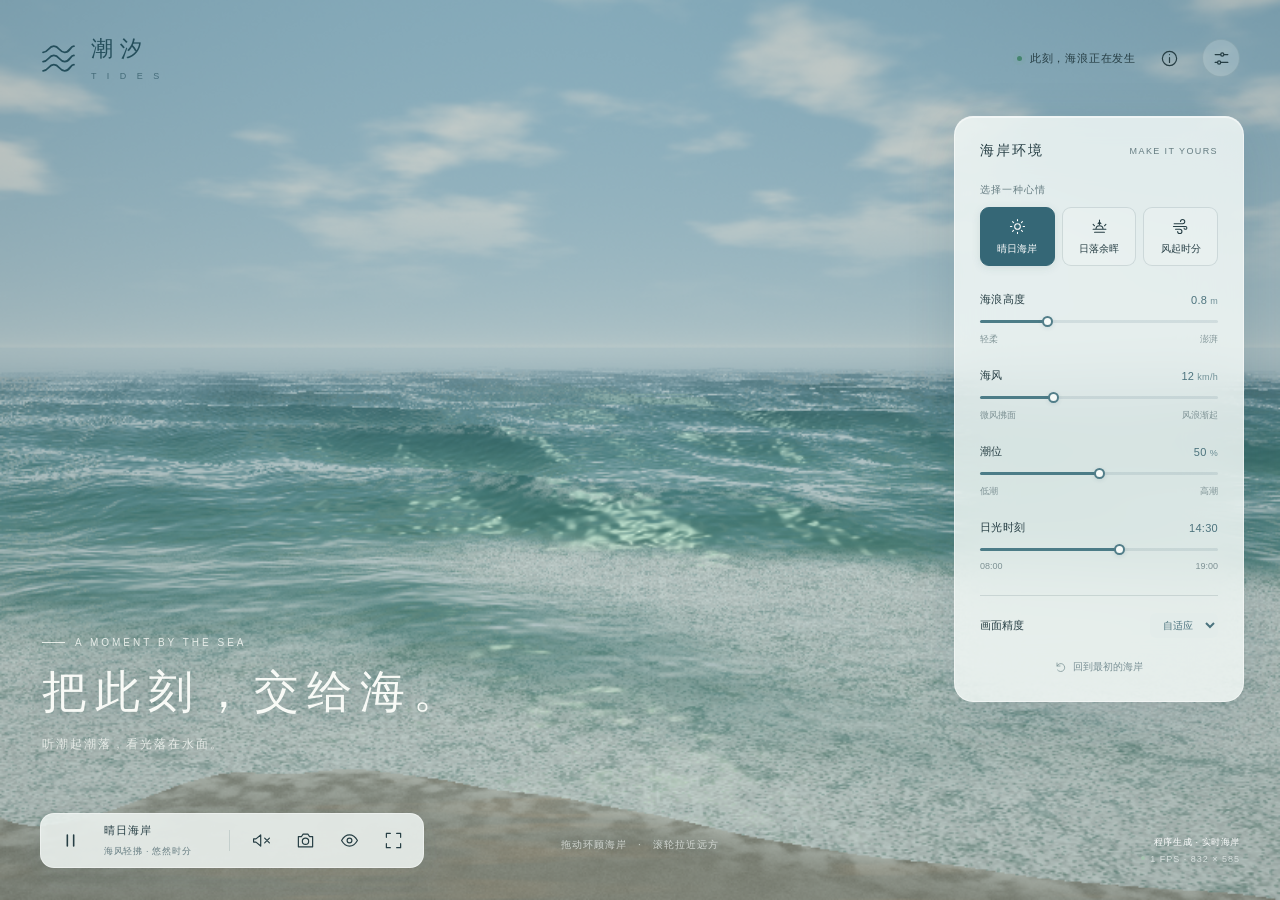
<file: 素材/GPT-6.1 Sol/04-海岸模拟.html>
<!doctype html>
<html lang="zh-CN">
<head>
<meta charset="utf-8"><meta name="viewport" content="width=device-width,initial-scale=1,viewport-fit=cover">
<meta name="theme-color" content="#a8cbd1"><meta name="description" content="一片可以停留的海岸。实时海浪、日光、泡沫与海风。">
<title>潮汐 TIDES · 实时海岸</title><link rel="icon" href="data:image/svg+xml,%3Csvg xmlns=%27http://www.w3.org/2000/svg%27 viewBox=%270 0 40 40%27%3E%3Crect width=%2740%27 height=%2740%27 rx=%279%27 fill=%27%233b7180%27/%3E%3Cpath d=%27M6 16q7-8 14 0t14 0M6 24q7-8 14 0t14 0%27 stroke=%27%23edf4ef%27 stroke-width=%272%27 fill=%27none%27/%3E%3C/svg%3E">
<style>
:root{color-scheme:light;--ink:#263e44;--muted:#667d82;--line:rgba(40,74,82,.14);--glass:rgba(245,250,248,.82);--accent:#316676;--ease:cubic-bezier(.2,.8,.2,1)}
*{box-sizing:border-box}body{margin:0;overflow:hidden;background:#a8cbd1;color:var(--ink);font-family:-apple-system,BlinkMacSystemFont,"PingFang SC","Microsoft YaHei",sans-serif;font-size:13px}button,input,select{font:inherit}button{cursor:pointer;color:inherit}button:focus-visible,input:focus-visible,select:focus-visible{outline:2px solid #3e788b;outline-offset:5px}button{border:0;background:none}button:disabled{cursor:wait}canvas{position:fixed;inset:0;width:100%;height:100%;display:block;touch-action:none;cursor:grab}canvas:active{cursor:grabbing}svg{width:19px;height:19px;fill:none;stroke:currentColor;stroke-width:1.5;stroke-linecap:round;stroke-linejoin:round;flex-shrink:0}.ui{transition:opacity .5s,transform .5s var(--ease)}.topbar{position:fixed;top:34px;left:40px;right:40px;display:flex;align-items:center;justify-content:space-between;pointer-events:none}.topbar>*{pointer-events:auto}.brand{display:flex;align-items:center;gap:14px;color:#244e5b}.brand>svg{width:37px;height:37px;stroke-width:1.2}.brand h1{font-weight:500;font-size:22px;letter-spacing:7px;margin:0 0 3px}.brand span{font-size:9px;letter-spacing:4px;opacity:.65}.top-actions{display:flex;align-items:center;gap:14px}.live{display:flex;align-items:center;gap:8px;font-size:11px;letter-spacing:.8px}.live i{width:5px;height:5px;border-radius:50%;background:#45856f;box-shadow:0 0 0 4px #70a98c16}.icon-btn{width:38px;height:38px;display:flex;align-items:center;justify-content:center;border-radius:50%;transition:background .2s}.icon-btn:hover{background:#ffffff40}.outline{border:1px solid #4065732b;background:#f8fcfa30}.title-block{position:fixed;left:42px;bottom:147px;pointer-events:none;color:#f8faf6;text-shadow:0 2px 24px #143b4166}.eyebrow{font-size:10px;letter-spacing:3px;opacity:.83;display:flex;gap:10px;align-items:center}.eyebrow:before{content:"";display:inline-block;width:23px;height:1px;background:currentColor}.title-block h2{font-family:"Songti SC","STSong","Noto Serif CJK SC",serif;font-size:45px;font-weight:400;letter-spacing:8px;line-height:1.4;margin:13px 0 12px}.title-block p{font-size:12px;letter-spacing:2px;opacity:.78;margin:0}.panel{position:fixed;right:36px;top:116px;width:290px;border-radius:19px;background:var(--glass);border:1px solid #ffffff70;box-shadow:0 12px 50px #133a4820,inset 0 1px #ffffff80;backdrop-filter:blur(28px);padding:25px;transition:opacity .35s,transform .45s var(--ease)}.panel.closed{opacity:0;transform:translateX(25px);pointer-events:none}.panel-header{display:flex;align-items:center;justify-content:space-between;margin-bottom:23px}.panel-header h2{font-size:14px;font-weight:500;letter-spacing:2px;margin:0}.panel-header small{font-size:9px;letter-spacing:1.4px;color:var(--muted)}.panel-header .icon-btn{width:24px;height:24px;display:none}.preset-title{font-size:10px;letter-spacing:1px;color:var(--muted);margin-bottom:10px}.presets{display:flex;gap:7px;margin-bottom:26px}.preset{padding:10px 0 9px;flex:1;border:1px solid var(--line);border-radius:9px;font-size:10px;background:#ffffff26;transition:background .2s,border-color .2s}.preset.active{background:#356776;color:#fff;border-color:#356776;box-shadow:0 2px 8px #315d6520}.preset:hover:not(.active){background:#fff9}.preset svg{width:17px;height:17px;display:block;margin:0 auto 7px}.control{margin:0 0 22px}.control-head{display:flex;align-items:center;justify-content:space-between;margin-bottom:10px;font-size:11px;letter-spacing:.4px}.value{font-variant-numeric:tabular-nums;font-size:11px;color:#4c737d;letter-spacing:.3px}.value span{font-size:9px;opacity:.75;margin-left:3px}input[type=range]{display:block;appearance:none;-webkit-appearance:none;width:100%;height:3px;border-radius:5px;cursor:pointer;background:linear-gradient(to right,#4c7c87 var(--progress,40%),#46687822 var(--progress,40%));margin:13px 0 10px}input[type=range]::-webkit-slider-thumb{appearance:none;width:11px;height:11px;background:#f5faf8;border:2px solid #527e89;border-radius:50%;box-shadow:0 1px 4px #23475520}input[type=range]::-moz-range-thumb{width:8px;height:8px;background:#f5faf8;border:2px solid #527e89;border-radius:50%}.range-caps{display:flex;justify-content:space-between;color:#7e9295;font-size:9px}.panel-divider{height:1px;background:var(--line);margin:24px 0 17px}.quality-row{display:flex;justify-content:space-between;align-items:center;font-size:11px}.quality-row select{font-size:10px;border:0;border-radius:6px;color:#4b737e;padding:6px 9px;background:#e3ecea;cursor:pointer}.reset{display:flex;gap:6px;align-items:center;justify-content:center;width:100%;font-size:10px;color:#799095;margin:14px 0 -6px;padding:8px}.reset svg{width:12px;height:12px}.bottom{position:fixed;left:40px;right:40px;bottom:32px;display:flex;justify-content:space-between;align-items:end;gap:20px}.transport{display:flex;align-items:center;gap:5px;padding:8px 10px;border:1px solid #ffffff65;border-radius:14px;background:var(--glass);box-shadow:0 8px 30px #163d4515;backdrop-filter:blur(25px)}.transport .icon-btn{border-radius:8px;width:39px;height:37px}.transport .icon-btn:hover{background:#32687912}.transport .icon-btn.on{background:#32687918;color:#235869}.separator{width:1px;height:21px;background:var(--line);margin:0 7px}.scene-caption{padding:0 14px 0 9px;min-width:122px}.scene-caption strong{font-weight:500;display:block;font-size:11px;letter-spacing:1px;margin-bottom:4px}.scene-caption span{font-size:9px;letter-spacing:.7px;color:var(--muted)}.hint{position:fixed;bottom:48px;left:50%;transform:translateX(-50%);font-size:10px;letter-spacing:1px;color:#f2f7f3b3;text-shadow:0 1px 8px #274a4d66;pointer-events:none;white-space:nowrap}.stats{text-align:right;color:#f1f7f5b3;font-size:9px;letter-spacing:1px;text-shadow:0 1px 6px #274a4d66;line-height:1.9}.stats strong{font-weight:400;color:#fff;letter-spacing:.6px}.stats .dot{display:inline-block;background:#a4c5af;width:4px;height:4px;border-radius:50%;margin:0 5px 2px}.restore{position:fixed;bottom:28px;left:50%;transform:translate(-50%,20px);padding:10px 15px;border-radius:30px;background:#f4faf3ad;backdrop-filter:blur(14px);opacity:0;pointer-events:none;font-size:10px;display:flex;gap:8px;align-items:center;transition:opacity .3s,transform .3s}.restore svg{width:14px;height:14px}.immersive .ui{opacity:0;pointer-events:none}.immersive .restore{opacity:.75;pointer-events:auto;transform:translate(-50%,0)}.immersive .restore:hover{opacity:1}.toast{position:fixed;top:90px;left:50%;transform:translate(-50%,-10px);background:#f6faf4eb;border:1px solid #ffffff80;border-radius:30px;box-shadow:0 6px 24px #244b4920;padding:12px 22px;font-size:11px;letter-spacing:.4px;opacity:0;pointer-events:none;transition:opacity .3s,transform .3s;z-index:20}.toast.show{opacity:1;transform:translate(-50%,0)}.loading{position:fixed;inset:0;background:#b9d0d2;display:flex;align-items:center;justify-content:center;z-index:50;transition:opacity .6s}.loading div{text-align:center}.loading svg{width:44px;height:44px;stroke:#487583;animation:breath 1.8s infinite}.loading p{font-size:11px;letter-spacing:4px;margin-top:22px;color:#446b76}.loading.done{opacity:0;pointer-events:none}.error{display:none;position:fixed;inset:0;background:#c1d5d7;align-items:center;justify-content:center;text-align:center;padding:30px;z-index:100}.error h2{font-size:22px;font-weight:400}.error p{line-height:1.9;max-width:370px;color:#5e7b82}.error button{margin-top:18px;border:1px solid #799ba1;border-radius:30px;padding:10px 28px}.info{position:fixed;inset:0;z-index:30;display:none;align-items:center;justify-content:center;background:#12333c33;backdrop-filter:blur(8px);padding:24px}.info.open{display:flex}.info-card{position:relative;width:420px;background:#f0f5f0;border-radius:20px;padding:35px;box-shadow:0 20px 80px #153e4433}.info-card .icon-btn{position:absolute;right:15px;top:15px}.info-card h2{font-family:"Songti SC",serif;font-size:28px;font-weight:400;letter-spacing:5px}.info-card p{font-size:12px;line-height:2;color:#6b8184}.info-card kbd{font-size:10px;border:1px solid #bccdca;border-radius:4px;padding:2px 6px}.info-card footer{font-size:9px;letter-spacing:1.5px;color:#8b9d9e;border-top:1px solid #d5e0db;padding-top:18px;margin-top:25px}@keyframes breath{50%{opacity:.35;transform:translateY(3px)}}
@media(min-width:1600px){.panel{top:130px;right:48px;width:306px;padding:28px}.title-block h2{font-size:56px}.title-block{bottom:165px}.topbar{top:42px;left:48px;right:48px}.bottom{left:48px;right:48px;bottom:38px}}
@media(max-height:760px) and (min-width:701px){.panel{top:96px;padding:20px 22px}.panel-header{margin-bottom:18px}.presets{margin-bottom:20px}.control{margin-bottom:17px}.panel-divider{margin:18px 0 12px}.reset{margin-top:7px}.title-block{bottom:130px}.title-block h2{font-size:38px}}
@media(max-width:900px){.hint{display:none}.panel{right:24px;width:266px;padding:22px}.topbar{left:27px;right:27px;top:25px}.bottom{left:25px;right:25px;bottom:25px}.title-block{left:27px;bottom:130px}.title-block h2{font-size:35px}.stats{display:none}}
@media(max-width:600px){.topbar{top:max(23px,env(safe-area-inset-top));left:22px;right:20px}.brand{gap:10px}.brand h1{font-size:20px}.brand>svg{width:29px;height:29px}.brand span{font-size:8px}.top-actions{gap:8px}.live{font-size:9px}.top-actions .icon-btn{width:33px;height:33px}.top-actions #infoBtn{display:none}.title-block{left:25px;bottom:142px}.title-block h2{font-size:34px;letter-spacing:6px;margin:11px 0}.title-block p{font-size:10px}.eyebrow{font-size:8px;letter-spacing:2px}.bottom{left:18px;right:18px;bottom:max(22px,env(safe-area-inset-bottom))}.transport{justify-content:space-between;width:100%;gap:1px;padding:8px;border-radius:14px}.transport .icon-btn{width:35px}.separator{margin:0 3px}.scene-caption{min-width:95px;padding:0 8px}.scene-caption strong{font-size:10px}.scene-caption span{font-size:8px}.panel{top:auto;bottom:91px;left:18px;right:18px;width:auto;padding:23px 25px;max-height:calc(100dvh - 185px);overflow:auto;background:#f0f6f2ee}.panel.closed{transform:translateY(15px)}.panel-header .icon-btn{display:flex}.control{margin-bottom:20px}.presets{margin-bottom:22px}.toast{top:87px;white-space:nowrap;font-size:10px}.quality-row{font-size:10px}.title-block.panel-open{opacity:0}.info-card{padding:28px}}
@media(prefers-reduced-motion:reduce){*{animation:none!important;transition:none!important}}
</style>
</head>
<body>
<svg style="display:none" aria-hidden="true"><defs>
<symbol id="i-wave" viewBox="0 0 24 24"><path d="M2 8c3.5 0 3.5-4 7-4s3.5 4 7 4 3.5-4 6-4M2 14c3.5 0 3.5-4 7-4s3.5 4 7 4 3.5-4 6-4M2 20c3.5 0 3.5-4 7-4s3.5 4 7 4 3.5-4 6-4"/></symbol>
<symbol id="i-sun" viewBox="0 0 24 24"><circle cx="12" cy="12" r="4"/><path d="M12 2v2m0 16v2M2 12h2m16 0h2M5 5l1.5 1.5m11 11L19 19M5 19l1.5-1.5m11-11L19 5"/></symbol>
<symbol id="i-sunset" viewBox="0 0 24 24"><path d="M3 16h18M5 20h14M7 16a5 5 0 0 1 10 0M12 3v3M3 9l2 2m14 0 2-2M12 9V6m-2 2 2-2 2 2"/></symbol>
<symbol id="i-wind" viewBox="0 0 24 24"><path d="M3 8h12a3 3 0 1 0-3-3M2 12h17a2 2 0 1 1-2 2M5 16h6a3 3 0 1 1-3 3"/></symbol>
<symbol id="i-pause" viewBox="0 0 24 24"><path d="M8 5v14M16 5v14" stroke-width="2"/></symbol>
<symbol id="i-play" viewBox="0 0 24 24"><path d="m9 5 11 7-11 7z"/></symbol>
<symbol id="i-sound" viewBox="0 0 24 24"><path d="m11 5-6 5H2v4h3l6 5zM15 8a6 6 0 0 1 0 8m3-11a10 10 0 0 1 0 14"/></symbol>
<symbol id="i-mute" viewBox="0 0 24 24"><path d="m11 5-6 5H2v4h3l6 5zM16 9l6 6m0-6-6 6"/></symbol>
<symbol id="i-camera" viewBox="0 0 24 24"><path d="M3 7h4l2-3h6l2 3h4v13H3z"/><circle cx="12" cy="13" r="4"/></symbol>
<symbol id="i-full" viewBox="0 0 24 24"><path d="M8 3H3v5m13-5h5v5M3 16v5h5m13-5v5h-5"/></symbol>
<symbol id="i-eye" viewBox="0 0 24 24"><path d="M2 12s4-7 10-7 10 7 10 7-4 7-10 7S2 12 2 12z"/><circle cx="12" cy="12" r="3"/></symbol>
<symbol id="i-sliders" viewBox="0 0 24 24"><path d="M4 7h7m4 0h5M4 17h3m4 0h9"/><circle cx="13" cy="7" r="2"/><circle cx="9" cy="17" r="2"/></symbol>
<symbol id="i-info" viewBox="0 0 24 24"><circle cx="12" cy="12" r="9"/><path d="M12 11v6m0-10v.1"/></symbol>
<symbol id="i-close" viewBox="0 0 24 24"><path d="m6 6 12 12M6 18 18 6"/></symbol>
<symbol id="i-reset" viewBox="0 0 24 24"><path d="M4 10a8 8 0 1 1 1 8M4 4v6h6"/></symbol>
</defs></svg>
<canvas id="ocean" tabindex="0" aria-label="实时渲染的海岸，拖动调整视角"></canvas>
<header class="topbar ui"><div class="brand"><svg><use href="#i-wave"/></svg><div><h1>潮汐</h1><span>T I D E S</span></div></div><div class="top-actions"><span class="live"><i></i><span id="liveText">此刻，海浪正在发生</span></span><button id="infoBtn" class="icon-btn" title="关于这片海岸" aria-label="关于这片海岸"><svg><use href="#i-info"/></svg></button><button id="panelBtn" class="icon-btn outline" title="环境设置" aria-label="环境设置" aria-expanded="true" aria-controls="panel"><svg><use href="#i-sliders"/></svg></button></div></header>
<section class="title-block ui" id="titleBlock"><div class="eyebrow">A MOMENT BY THE SEA</div><h2>把此刻，交给海。</h2><p>听潮起潮落，看光落在水面。</p></section>
<aside class="panel ui" id="panel" aria-label="环境设置"><div class="panel-header"><div><h2>海岸环境</h2></div><small>MAKE IT YOURS</small><button class="icon-btn" id="closePanel" aria-label="收起环境设置"><svg><use href="#i-close"/></svg></button></div><div class="preset-title">选择一种心情</div><div class="presets"><button class="preset active" data-preset="clear" aria-pressed="true"><svg><use href="#i-sun"/></svg>晴日海岸</button><button class="preset" data-preset="sunset" aria-pressed="false"><svg><use href="#i-sunset"/></svg>日落余晖</button><button class="preset" data-preset="wind" aria-pressed="false"><svg><use href="#i-wind"/></svg>风起时分</button></div>
<div class="control"><div class="control-head"><label for="wave">海浪高度</label><output for="wave" id="waveValue" class="value">0.8<span>m</span></output></div><input id="wave" type="range" min="0.2" max="2.4" step="0.1" value="0.8"><div class="range-caps"><span>轻柔</span><span>澎湃</span></div></div>
<div class="control"><div class="control-head"><label for="wind">海风</label><output for="wind" id="windValue" class="value">12<span>km/h</span></output></div><input id="wind" type="range" min="0" max="40" step="1" value="12"><div class="range-caps"><span>微风拂面</span><span>风浪渐起</span></div></div>
<div class="control"><div class="control-head"><label for="tide">潮位</label><output for="tide" id="tideValue" class="value">50<span>%</span></output></div><input id="tide" type="range" min="0" max="100" step="1" value="50"><div class="range-caps"><span>低潮</span><span>高潮</span></div></div>
<div class="control"><div class="control-head"><label for="day">日光时刻</label><output for="day" id="dayValue" class="value">14:30</output></div><input id="day" type="range" min="8" max="19" step="0.05" value="14.5"><div class="range-caps"><span>08:00</span><span>19:00</span></div></div>
<div class="panel-divider"></div><div class="quality-row"><label for="quality">画面精度</label><select id="quality"><option value="auto">自适应</option><option value="high">精细</option><option value="ultra">极致</option><option value="low">流畅</option></select></div><button class="reset" id="reset"><svg><use href="#i-reset"/></svg>回到最初的海岸</button></aside>
<footer class="bottom ui"><div class="transport"><button class="icon-btn" id="pauseBtn" aria-label="暂停海浪" title="暂停 / 播放（空格）"><svg><use href="#i-pause"/></svg></button><div class="scene-caption"><strong id="sceneName">晴日海岸</strong><span id="sceneDescription">海风轻拂 · 悠然时分</span></div><div class="separator"></div><button class="icon-btn" id="soundBtn" aria-label="开启海浪声" title="开启海浪声"><svg><use href="#i-mute"/></svg></button><button class="icon-btn" id="shotBtn" aria-label="保存海岸截图" title="保存此刻"><svg><use href="#i-camera"/></svg></button><button class="icon-btn" id="cleanBtn" aria-label="进入沉浸模式" title="沉浸模式（H）"><svg><use href="#i-eye"/></svg></button><button class="icon-btn" id="fullBtn" aria-label="全屏" title="全屏（F）"><svg><use href="#i-full"/></svg></button></div><div class="stats"><strong>程序生成 · 实时海岸</strong><br><span class="dot"></span><span id="fps">渲染中</span> · <span id="resolution">自适应画质</span></div></footer>
<div class="hint ui" id="hint">拖动环顾海岸&nbsp;&nbsp; · &nbsp;&nbsp;滚轮拉近远方</div><button class="restore" id="restoreBtn"><svg><use href="#i-eye"/></svg>显示界面 <span style="opacity:.5">H</span></button><div class="toast" role="status" id="toast"></div>
<div class="loading" id="loading"><div><svg><use href="#i-wave"/></svg><p>正在抵达海岸</p></div></div><div class="error" id="error"><div><h2>海岸暂时无法呈现</h2><p id="errorText">当前浏览器无法启用 WebGL。请开启浏览器的硬件加速，或使用支持 WebGL 的浏览器重新打开。</p><button onclick="location.reload()">重新抵达</button></div></div>
<div class="info" id="info" role="dialog" aria-modal="true" aria-labelledby="infoTitle"><article class="info-card"><button id="closeInfo" class="icon-btn" aria-label="关闭介绍"><svg><use href="#i-close"/></svg></button><h2 id="infoTitle">一片，可以停留的海。</h2><p>这里的每一道浪、每一片泡沫，都在此刻生成。调一束日光，听一阵海风，或者什么也不做。</p><p>拖动环顾 · 滚轮缩放<br><kbd>空格</kbd> 暂停　<kbd>H</kbd> 沉浸　<kbd>F</kbd> 全屏　<kbd>Esc</kbd> 返回</p><p style="font-size:10px">画面采用程序化海岸渲染，参数用于视觉模拟。日光时刻可自行设定。</p><footer>TIDES · A LITTLE TIME, A LITTLE SEA.</footer></article></div>
<script id="vertex" type="x-shader/x-vertex">
attribute vec2 aPosition;varying vec2 vUv;void main(){vUv=aPosition*.5+.5;gl_Position=vec4(aPosition,0.,1.);}
</script>
<script id="fragment" type="x-shader/x-fragment">
precision highp float;
varying vec2 vUv;
uniform vec2 uResolution;uniform float uTime,uWave,uWind,uTide,uDay;uniform vec3 uCamera;uniform float uFov;
const float PI=3.14159265359;
float hash(vec2 p){p=fract(p*vec2(123.34,345.45));p+=dot(p,p+34.345);return fract(p.x*p.y);}
float cells(vec2 p){vec2 f=fract(p),ip=floor(p);float dist=1.;for(int i=-1;i<=1;i++){for(int j=-1;j<=1;j++){vec2 g=vec2(float(i),float(j));vec2 o=vec2(hash(ip+g),hash(ip+g+vec2(17.,31.)));vec2 r=g+o-f;dist=min(dist,dot(r,r));}}return sqrt(dist);}
float noise(vec2 p){vec2 i=floor(p),f=fract(p);f=f*f*(3.-2.*f);return mix(mix(hash(i),hash(i+vec2(1,0)),f.x),mix(hash(i+vec2(0,1)),hash(i+1.),f.x),f.y);}
float fbm(vec2 p){float v=0.;float a=.5;mat2 r=mat2(.8,-.6,.6,.8);for(int i=0;i<5;i++){v+=a*noise(p);p=r*p*2.03+19.1;a*=.48;}return v;}
float seaLevel(){return (uTide-.5)*1.15;}
float ground(vec2 p){return -.042*p.y-.11+.035*sin(p.x*.12)+.014*sin(p.x*.48+p.y*.3);}
float wave(vec2 p){float tm=uTime;float shore=smoothstep(-5.,17.,p.y);float h=0.;vec2 d=vec2(.15,.99);float freq=.49;float amp=.52;float spd=1.17;for(int i=0;i<6;i++){float a=dot(d,p)*freq+tm*spd;float s=sin(a);float lod=exp(-freq*max(p.y-20.,0.)*.009);h+=(s*.78+.22*sin(a*2.-.5))*amp*lod;d=vec2(d.x*.69+.37,d.y*.86-.12);d=normalize(d);freq*=1.58;amp*=.49;spd*=1.23;}h*=uWave*(.24+.76*shore);h+=.06*sin(p.y*.24+tm*.7+sin(p.x*.17))*(1.-shore);return h+seaLevel();}
float detail(vec2 p){float h=0.;float a=.035;float freq=2.7;vec2 d=vec2(.83,.55);for(int i=0;i<5;i++){h+=sin(dot(p,d)*freq+uTime*(1.9+float(i)*.55))*a*exp(-freq*max(p.y-6.,0.)*.012);d=vec2(-d.y*.79+.27,d.x);freq*=1.83;a*=.48;}h+=(noise(p*6.+vec2(uTime*.45,-uTime*.32))-.5)*.022;return h*(.35+uWind*.045);}
vec3 sunDir(){float sunset=smoothstep(15.3,19.,uDay);float elev=mix(.78,.035,sunset);return normalize(vec3(-.12,elev,.95));}
float dusk(){return smoothstep(15.4,19.,uDay);}
vec3 sunColor(){return mix(vec3(1.,.94,.8),vec3(1.,.53,.26),dusk());}
vec3 sky(vec3 rd,bool clouds){float du=dusk();float y=max(rd.y,0.);vec3 horizon=mix(vec3(.76,.85,.86),vec3(.93,.65,.45),du);vec3 zenith=mix(vec3(.29,.57,.73),vec3(.28,.37,.48),du);vec3 c=mix(horizon,zenith,pow(y,.48));vec3 sd=sunDir();float s=max(dot(rd,sd),0.);c+=sunColor()*pow(s,12.)*.14;c+=sunColor()*pow(s,180.)*.24;c+=vec3(1.,.96,.8)*smoothstep(.999982,.999989,s)*1.9;
if(clouds&&rd.y>.015){vec2 cp=rd.xz/(rd.y+.21)*1.5+vec2(uTime*.004,0.);float cloud=fbm(cp*1.9);float co=smoothstep(.47,.72,cloud);co*=smoothstep(.015,.16,rd.y)*(1.-smoothstep(.55,.95,rd.y));vec3 cl=mix(vec3(.94,.95,.91),vec3(.94,.76,.63),du);c=mix(c,cl,co*.76);}
return c;}
vec3 sandColor(vec3 p,vec3 rd,float wet){float du=dusk();float grain=noise(p.xz*130.);float fine=hash(p.xz*370.);float ripple=sin(p.z*15.+sin(p.x*.85)*1.7+fbm(p.xz*.6)*2.);float n=fbm(p.xz*1.5);vec3 dry=mix(vec3(.68,.59,.45),vec3(.85,.77,.64),n);dry+=(grain-.5)*.085+(fine-.5)*.045;dry+=ripple*.002;dry+=fbm(p.xz*12.)*.018;vec3 damp=dry*vec3(.65,.69,.68);vec3 c=mix(dry,damp,wet);vec3 norm=normalize(vec3(-.018*sin(p.x*2.),1.,.042+.025*cos(p.z*15.)));float fre=pow(1.-max(dot(-rd,norm),0.),5.);vec3 reflected=sky(reflect(rd,norm),true);c=mix(c,reflected,wet*(.18+.58*fre));float glitter=pow(max(dot(reflect(-sunDir(),norm),-rd),0.),140.);c+=sunColor()*glitter*.5*wet;c*=mix(vec3(1.,1.,1.),vec3(1.05,.75,.58),du*.58);return c;}
vec3 render(vec3 ro,vec3 rd){if(rd.y>-.0015)return sky(rd,true);float tm=uTime;float bound=uWave*1.25+.16;float nearT=max(0.,(seaLevel()+bound-ro.y)/rd.y);float farT=(seaLevel()-bound-ro.y)/rd.y;if(nearT>1800.)return sky(vec3(rd.x,.003,rd.z),false);vec3 np=ro+rd*nearT;vec3 fp=ro+rd*farT;float hn=np.y-wave(np.xz);float hf=fp.y-wave(fp.xz);float t=nearT;for(int i=0;i<15;i++){float ratio=clamp(hn/(hn-hf),.06,.94);t=mix(nearT,farT,ratio);vec3 q=ro+rd*t;float h=q.y-wave(q.xz);if(h>0.){nearT=t;hn=h;}else{farT=t;hf=h;}}vec3 p=ro+rd*t;float terrain=ground(p.xz);float depth=p.y-terrain;
// Intersect the sloping beach separately; the nearer dry sand occludes the sea.
float ts=(-.11-ro.y-.042*ro.z)/(rd.y+.042*rd.z);vec3 sp=ro+rd*ts;ts+=(ground(sp.xz)-sp.y)/(rd.y+.042*rd.z);sp=ro+rd*ts;
if((depth<.012||ts<t)&&ts>0.&&sp.z<11.){float wh=wave(sp.xz);float dry=sp.y-wh;if(dry>0.){float wet=1.-smoothstep(.04,.48,dry);float recent=1.-smoothstep(.05,.53,sp.y-seaLevel()+.07);wet=max(wet,recent*.82);vec3 c=sandColor(sp,rd,wet);float edge=exp(-max(dry,0.)*33.);float cells=fbm(sp.xz*9.+vec2(0.,tm*.06));float bubbly=smoothstep(.25,.66,cells);c=mix(c,vec3(.83,.88,.84)*mix(vec3(1.),vec3(1.,.75,.56),dusk()*.4),edge*bubbly*.63);float haze=1.-exp(-ts*.0009);return mix(c,sky(vec3(rd.x,.015,rd.z),false),haze);}}
float eps=max(.018,t*.00018);float hx=wave(p.xz+vec2(eps,0.))+detail(p.xz+vec2(eps,0.));float hz=wave(p.xz+vec2(0.,eps))+detail(p.xz+vec2(0.,eps));float hh=wave(p.xz)+detail(p.xz);vec3 normal=normalize(vec3(hh-hx,eps,hh-hz));float disAtt=1.-smoothstep(35.,140.,t);normal=normalize(mix(normal,vec3(0,1,0),1.-disAtt));float facing=clamp(dot(-rd,normal),0.,1.);float fres=.022+.978*pow(1.-facing,5.);vec3 reflected=sky(reflect(rd,normal),true);float du=dusk();vec3 deep=mix(vec3(.018,.17,.23),vec3(.055,.13,.15),du);vec3 shallow=mix(vec3(.11,.45,.43),vec3(.25,.37,.30),du);float dep=max(depth,0.);vec3 water=mix(shallow,deep,1.-exp(-dep*.36));vec3 sand=sandColor(vec3(p.x,terrain,p.z),rd,1.);float transmission=exp(-dep*1.35);float caustics=pow(max(0.,1.-abs(sin(p.x*3.+sin(p.z*2.4+tm)*1.8)+sin(p.z*4.-tm*1.6))*.6),6.);water=mix(water,sand*vec3(.65,.92,.80)+caustics*.045,transmission*.7);float diffuse=.76+.24*max(dot(normal,sunDir()),0.);water*=diffuse;vec3 c=mix(water,reflected,clamp(fres,.04,.96));vec3 halfV=normalize(sunDir()-rd);float specPower=mix(420.,100.,uWind/40.)/(1.+t*.018);float spec=pow(max(dot(normal,halfV),0.),specPower)/(1.+t*.014);c+=sunColor()*spec*(.65+du*.4);float scatter=pow(max(dot(normalize(vec3(normal.x,.3,normal.z)),-sunDir()),0.),3.);c+=vec3(.02,.12,.10)*scatter*smoothstep(.07,.52,hh-seaLevel())*(1.-fres)*exp(-dep*.08);
// Breaking crests and a lace of foam carried along the advancing waterline.
float n=fbm(p.xz*6.8+vec2(tm*.12,-tm*.19));float micro=noise(p.xz*55.+tm*.12);float edgeFoam=(1.-smoothstep(.03,.27,dep))*.9;float breakerZone=smoothstep(1.,4.,p.z)*(1.-smoothstep(23.,42.,p.z));float crest=hh-seaLevel();float breaking=smoothstep(.20*uWave,.40*uWave,crest)*breakerZone;float phase=p.z*.47+tm*1.16+sin(p.x*.24)*.28;float ribbon=pow(max(0.,sin(phase)),14.)*breakerZone;float wake=smoothstep(.30,.70,n)*(breaking*.72+ribbon*.28);float foam=clamp(edgeFoam+float(uWave)*wake*.7,0.,1.);float lace=smoothstep(.19,.55,n*.8+micro*.25);float bubbles=1.;if(foam>.01){float cell=cells(p.xz*20.+vec2(tm*.07,tm*.16));bubbles=mix(.55,1.,smoothstep(.10,.29,cell));}foam*=mix(lace,1.,edgeFoam*.65)*bubbles;foam=clamp(foam*1.2,0.,1.);foam*=exp(-t*.0013);vec3 foamCol=mix(vec3(.87,.94,.92),vec3(.96,.78,.60),du*.7);float bubbleShade=.80+.20*micro;c=mix(c,foamCol*bubbleShade,foam*.93);
float haze=1.-exp(-t*.0038);c=mix(c,sky(vec3(rd.x,.008,rd.z),false),haze);return c;}
void main(){vec2 uv=(gl_FragCoord.xy-.5*uResolution.xy)/uResolution.y;float yaw=uCamera.x,pitch=uCamera.y;vec3 ro=vec3(0.,2.65+uCamera.z*.12,-10.+uCamera.z);vec3 forward=normalize(vec3(sin(yaw)*cos(pitch),sin(pitch),cos(yaw)*cos(pitch)));vec3 right=normalize(cross(vec3(0.,1.,0.),forward));vec3 up=cross(forward,right);vec3 rd=normalize(forward*uFov+uv.x*right+uv.y*up);vec3 col=render(ro,rd);col=col/(1.+col*.15);col=pow(max(col,0.),vec3(.91));float vignette=1.-.095*pow(length(vUv-.5)*1.35,2.);col*=vignette;col+=(hash(gl_FragCoord.xy+fract(uTime)*30.)-.5)/340.;gl_FragColor=vec4(clamp(col,0.,1.),1.);}
</script>
<script>
(()=>{'use strict';
const $=id=>document.getElementById(id),canvas=$('ocean');let gl;const reduced=matchMedia('(prefers-reduced-motion: reduce)').matches;
const state={wave:.8,wind:12,tide:.5,day:14.5,yaw:0,pitch:-.095,zoom:0,fov:1.22,paused:reduced,sound:false,panel:innerWidth>600,immersive:false,time:18,quality:'auto'};
const target={...state};let program,uniforms={},lost=false,first=true;let qualityScale=1,autoScale=Math.min(devicePixelRatio,1.4),last=performance.now(),fpsLast=last,frames=0,fps=60,lastAdapt=last;
function fail(message){$('loading').classList.add('done');$('error').style.display='flex';if(message)$('errorText').textContent=message;}
try{gl=canvas.getContext('webgl',{alpha:false,antialias:false,preserveDrawingBuffer:true,powerPreference:'high-performance'});if(!gl)throw Error('WebGL unavailable');function shader(type,id){let s=gl.createShader(type);gl.shaderSource(s,$(id).textContent);gl.compileShader(s);if(!gl.getShaderParameter(s,gl.COMPILE_STATUS)){console.error(gl.getShaderInfoLog(s));throw Error('Shader compilation failed');}return s;}program=gl.createProgram();gl.attachShader(program,shader(gl.VERTEX_SHADER,'vertex'));gl.attachShader(program,shader(gl.FRAGMENT_SHADER,'fragment'));gl.linkProgram(program);if(!gl.getProgramParameter(program,gl.LINK_STATUS))throw Error(gl.getProgramInfoLog(program));gl.useProgram(program);const b=gl.createBuffer();gl.bindBuffer(gl.ARRAY_BUFFER,b);gl.bufferData(gl.ARRAY_BUFFER,new Float32Array([-1,-1,1,-1,-1,1,-1,1,1,-1,1,1]),gl.STATIC_DRAW);let a=gl.getAttribLocation(program,'aPosition');gl.enableVertexAttribArray(a);gl.vertexAttribPointer(a,2,gl.FLOAT,false,0,0);['Resolution','Time','Wave','Wind','Tide','Day','Camera','Fov'].forEach(k=>uniforms[k]=gl.getUniformLocation(program,'u'+k));}catch(e){console.error(e);fail();return;}
function resize(){const modes={low:.7,high:Math.min(devicePixelRatio,1.5),ultra:Math.min(devicePixelRatio,2),auto:autoScale};qualityScale=modes[state.quality];let w=Math.round(innerWidth*qualityScale),h=Math.round(innerHeight*qualityScale);if(canvas.width!==w||canvas.height!==h){canvas.width=w;canvas.height=h;gl.viewport(0,0,w,h);} $('resolution').textContent=w+' × '+h;}
function draw(){gl.uniform2f(uniforms.Resolution,canvas.width,canvas.height);gl.uniform1f(uniforms.Time,state.time);gl.uniform1f(uniforms.Wave,state.wave);gl.uniform1f(uniforms.Wind,state.wind);gl.uniform1f(uniforms.Tide,state.tide);gl.uniform1f(uniforms.Day,state.day);gl.uniform3f(uniforms.Camera,state.yaw,state.pitch,state.zoom);gl.uniform1f(uniforms.Fov,state.fov);gl.drawArrays(gl.TRIANGLES,0,6);}
function tick(now){if(lost)return;const dt=Math.min((now-last)/1000,.06);last=now;if(!state.paused&&!document.hidden)state.time+=dt;for(const k of ['wave','wind','tide','day','yaw','pitch','zoom','fov'])state[k]+=(target[k]-state[k])*Math.min(1,dt*4.);if(!document.hidden){draw();frames++;}if(first){first=false;$('loading').classList.add('done');$('loading').setAttribute('aria-hidden','true');}if(now-fpsLast>1200){fps=Math.round(frames*1000/(now-fpsLast));$('fps').textContent=fps+' FPS';frames=0;fpsLast=now;if(state.quality==='auto'&&now-lastAdapt>7000&&!state.paused&&!document.hidden){let old=autoScale;if(fps<32)autoScale=Math.max(.65,autoScale-.18);else if(fps>56)autoScale=Math.min(Math.min(devicePixelRatio,1.4),autoScale+.07);if(old!==autoScale)resize();lastAdapt=now;}}updateSound();requestAnimationFrame(tick);}
resize();requestAnimationFrame(tick);addEventListener('resize',resize);canvas.addEventListener('webglcontextlost',e=>{e.preventDefault();lost=true;fail('图形连接已中断，重新打开即可再次抵达海岸。');});
function toast(s){$('toast').textContent=s;$('toast').classList.add('show');clearTimeout(toast.timer);toast.timer=setTimeout(()=>$('toast').classList.remove('show'),2800);}
function icon(id,name){$(id).querySelector('use').setAttribute('href','#i-'+name);}
function updateInput(id){let e=$(id);let v=+e.value;e.style.setProperty('--progress',((v-e.min)/(e.max-e.min)*100)+'%');if(id==='wave')$('waveValue').innerHTML=v.toFixed(1)+'<span>m</span>';if(id==='wind')$('windValue').innerHTML=v+'<span>km/h</span>';if(id==='tide')$('tideValue').innerHTML=v+'<span>%</span>';if(id==='day'){let minutes=Math.round(v*60);$('dayValue').textContent=String(Math.floor(minutes/60)).padStart(2,'0')+':'+String(minutes%60).padStart(2,'0');}}
['wave','wind','tide','day'].forEach(id=>{updateInput(id);$(id).addEventListener('input',()=>{target[id]=+$(id).value/(id==='tide'?100:1);updateInput(id);document.querySelectorAll('.preset').forEach(e=>{e.classList.remove('active');e.setAttribute('aria-pressed','false');});$('sceneName').textContent='我的海岸';$('sceneDescription').textContent='这一刻，由你定义';});});
const presets={clear:{wave:.8,wind:12,tide:50,day:14.5,name:'晴日海岸',desc:'海风轻拂 · 悠然时分'},sunset:{wave:.7,wind:7,tide:57,day:18.5,name:'日落余晖',desc:'晚风渐柔 · 光入海中'},wind:{wave:1.9,wind:31,tide:64,day:11.2,name:'风起时分',desc:'海风渐起 · 听浪奔涌'}};
function setPreset(key){const p=presets[key];for(const k of ['wave','wind','tide','day']){$(k).value=p[k];target[k]=p[k]/(k==='tide'?100:1);updateInput(k);}document.querySelectorAll('.preset').forEach(e=>{let on=e.dataset.preset===key;e.classList.toggle('active',on);e.setAttribute('aria-pressed',on);});$('sceneName').textContent=p.name;$('sceneDescription').textContent=p.desc;}
document.querySelectorAll('.preset').forEach(e=>e.addEventListener('click',()=>setPreset(e.dataset.preset)));
function setPanel(on){state.panel=on;$('panel').classList.toggle('closed',!on);$('panel').inert=!on;$('panelBtn').setAttribute('aria-expanded',on);$('titleBlock').classList.toggle('panel-open',on&&innerWidth<=600);}setPanel(state.panel);$('panelBtn').onclick=()=>setPanel(!state.panel);$('closePanel').onclick=()=>setPanel(false);
function togglePause(){state.paused=!state.paused;icon('pauseBtn',state.paused?'play':'pause');$('pauseBtn').setAttribute('aria-label',state.paused?'播放海浪':'暂停海浪');$('pauseBtn').classList.toggle('on',state.paused);$('liveText').textContent=state.paused?'让此刻，停留一会儿':'此刻，海浪正在发生';}if(reduced){state.paused=false;togglePause();}
$('pauseBtn').onclick=togglePause;$('quality').onchange=()=>{state.quality=$('quality').value;resize();};
function immersive(on){state.immersive=on;document.body.classList.toggle('immersive',on);for(const el of document.querySelectorAll('.ui'))el.inert=on;canvas.focus();}$('cleanBtn').onclick=()=>immersive(true);$('restoreBtn').onclick=()=>immersive(false);
async function fullscreen(){try{if(document.fullscreenElement)await document.exitFullscreen();else if(document.documentElement.requestFullscreen)await document.documentElement.requestFullscreen();else{immersive(!state.immersive);toast('已切换沉浸视图');}}catch(e){immersive(!state.immersive);toast('已切换沉浸视图');}}$('fullBtn').onclick=fullscreen;
$('shotBtn').onclick=()=>{draw();canvas.toBlob(blob=>{if(!blob){toast('截图未保存，请重试');return;}let url=URL.createObjectURL(blob),a=document.createElement('a');a.href=url;a.download='潮汐-'+new Date().toISOString().slice(0,19).replaceAll(':','-')+'.png';a.click();setTimeout(()=>URL.revokeObjectURL(url),3000);toast('这一刻，已保存');},'image/png');};
$('reset').onclick=()=>{setPreset('clear');Object.assign(target,{yaw:0,pitch:-.095,zoom:0,fov:1.22});state.quality='auto';$('quality').value='auto';resize();toast('回到最初的海岸');};
let infoFocus=null;function closeInfo(){$('info').classList.remove('open');if(infoFocus)infoFocus.focus();}$('infoBtn').onclick=()=>{infoFocus=document.activeElement;$('info').classList.add('open');$('closeInfo').focus();};$('closeInfo').onclick=closeInfo;$('info').onclick=e=>{if(e.target===$('info'))closeInfo();};$('info').addEventListener('keydown',e=>{if(e.key==='Tab'){e.preventDefault();$('closeInfo').focus();}});
addEventListener('keydown',e=>{if(e.key==='Escape'){immersive(false);closeInfo();if(innerWidth<=600)setPanel(false);return;}if(/INPUT|SELECT/.test(document.activeElement.tagName))return;if(e.code==='Space'&&document.activeElement.tagName==='BUTTON')return;if(e.code==='Space'){e.preventDefault();togglePause();}if(e.key.toLowerCase()==='h')immersive(!state.immersive);if(e.key.toLowerCase()==='f')fullscreen();});
let pointer=null;canvas.addEventListener('pointerdown',e=>{pointer={x:e.clientX,y:e.clientY};canvas.setPointerCapture(e.pointerId);});canvas.addEventListener('pointermove',e=>{if(!pointer)return;let dx=e.clientX-pointer.x,dy=e.clientY-pointer.y;target.yaw=Math.max(-.72,Math.min(.72,target.yaw-dx*.0016));target.pitch=Math.max(-.39,Math.min(.1,target.pitch+dy*.0013));pointer={x:e.clientX,y:e.clientY};});['pointerup','pointercancel','lostpointercapture'].forEach(ev=>canvas.addEventListener(ev,()=>pointer=null));canvas.addEventListener('wheel',e=>{e.preventDefault();target.fov=Math.max(.85,Math.min(2.,target.fov-e.deltaY*.001));},{passive:false});
let audio=null;async function toggleSound(){try{if(!audio){const Context=window.AudioContext||window.webkitAudioContext;if(!Context)throw Error('Audio unavailable');const ctx=new Context(),buffer=ctx.createBuffer(2,ctx.sampleRate*8,ctx.sampleRate);for(let c=0;c<2;c++){let b=buffer.getChannelData(c),brown=0;for(let i=0;i<b.length;i++){brown=(brown+(Math.random()*2-1)*.018)/1.018;b[i]=brown*3.3+(Math.random()*2-1)*.12;}}let source=ctx.createBufferSource();source.buffer=buffer;source.loop=true;const low=ctx.createBiquadFilter();low.type='lowpass';low.frequency.value=1600;const high=ctx.createBiquadFilter();high.type='highpass';high.frequency.value=95;const gain=ctx.createGain();gain.gain.value=0;source.connect(high).connect(low).connect(gain).connect(ctx.destination);source.start();audio={ctx,gain,low};}await audio.ctx.resume();state.sound=!state.sound;icon('soundBtn',state.sound?'sound':'mute');$('soundBtn').classList.toggle('on',state.sound);$('soundBtn').setAttribute('aria-label',state.sound?'关闭海浪声':'开启海浪声');$('soundBtn').title=state.sound?'关闭海浪声':'开启海浪声';toast(state.sound?'听，海浪来了':'海浪声已关闭');}catch(e){toast('声音暂时无法开启，请再试一次');}}
function updateSound(){if(!audio)return;let swell=.5+.5*Math.sin(state.time*1.16-1.8);let volume=state.sound&&!state.paused&&!document.hidden?(.10+.25*swell*swell)*(state.wave*.35+.5):0;audio.gain.gain.setTargetAtTime(volume,audio.ctx.currentTime,.25);audio.low.frequency.setTargetAtTime(650+swell*2100+state.wind*18,audio.ctx.currentTime,.3);}$('soundBtn').onclick=toggleSound;
document.addEventListener('visibilitychange',()=>{last=performance.now();fpsLast=last;frames=0;updateSound();});
window.__coast={state,target,get fps(){return fps},get rendering(){return !lost&&!!program},get resolution(){return [canvas.width,canvas.height]}};
})();
</script>
</body></html>
</file>
